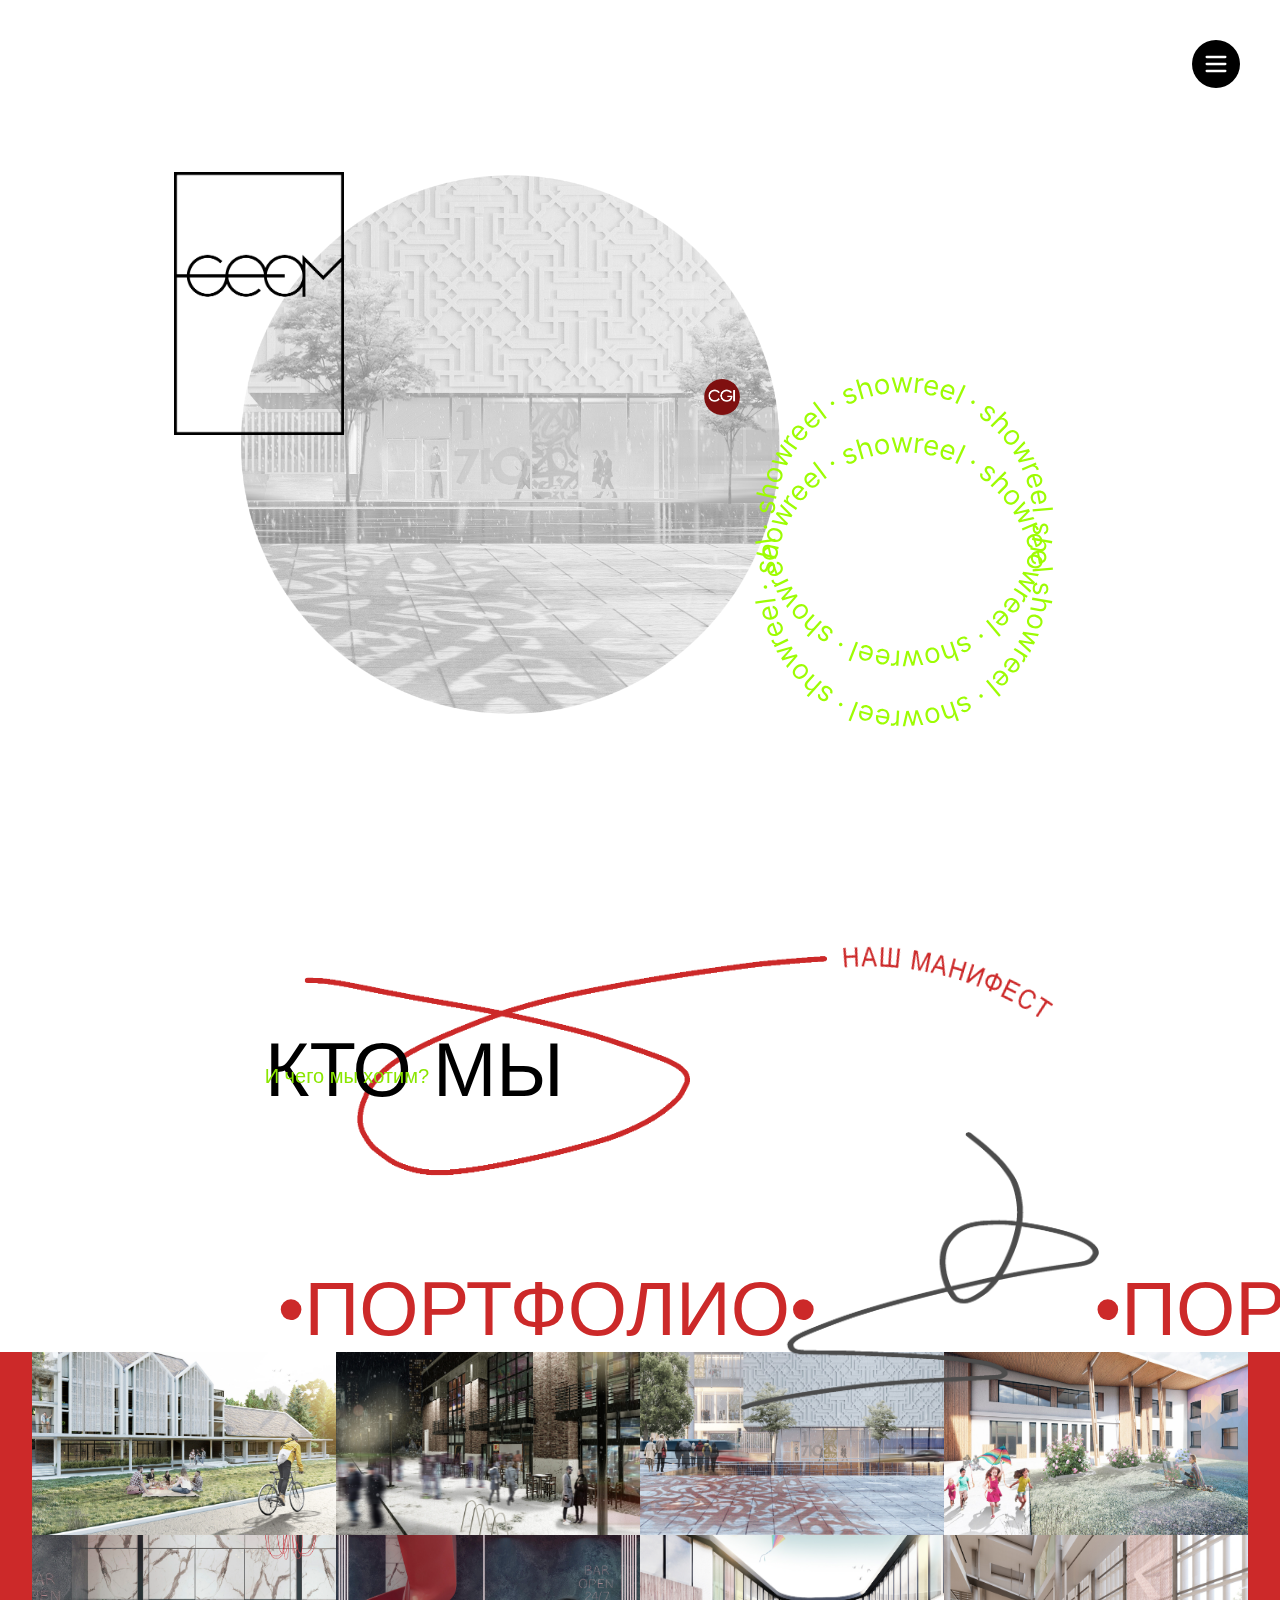
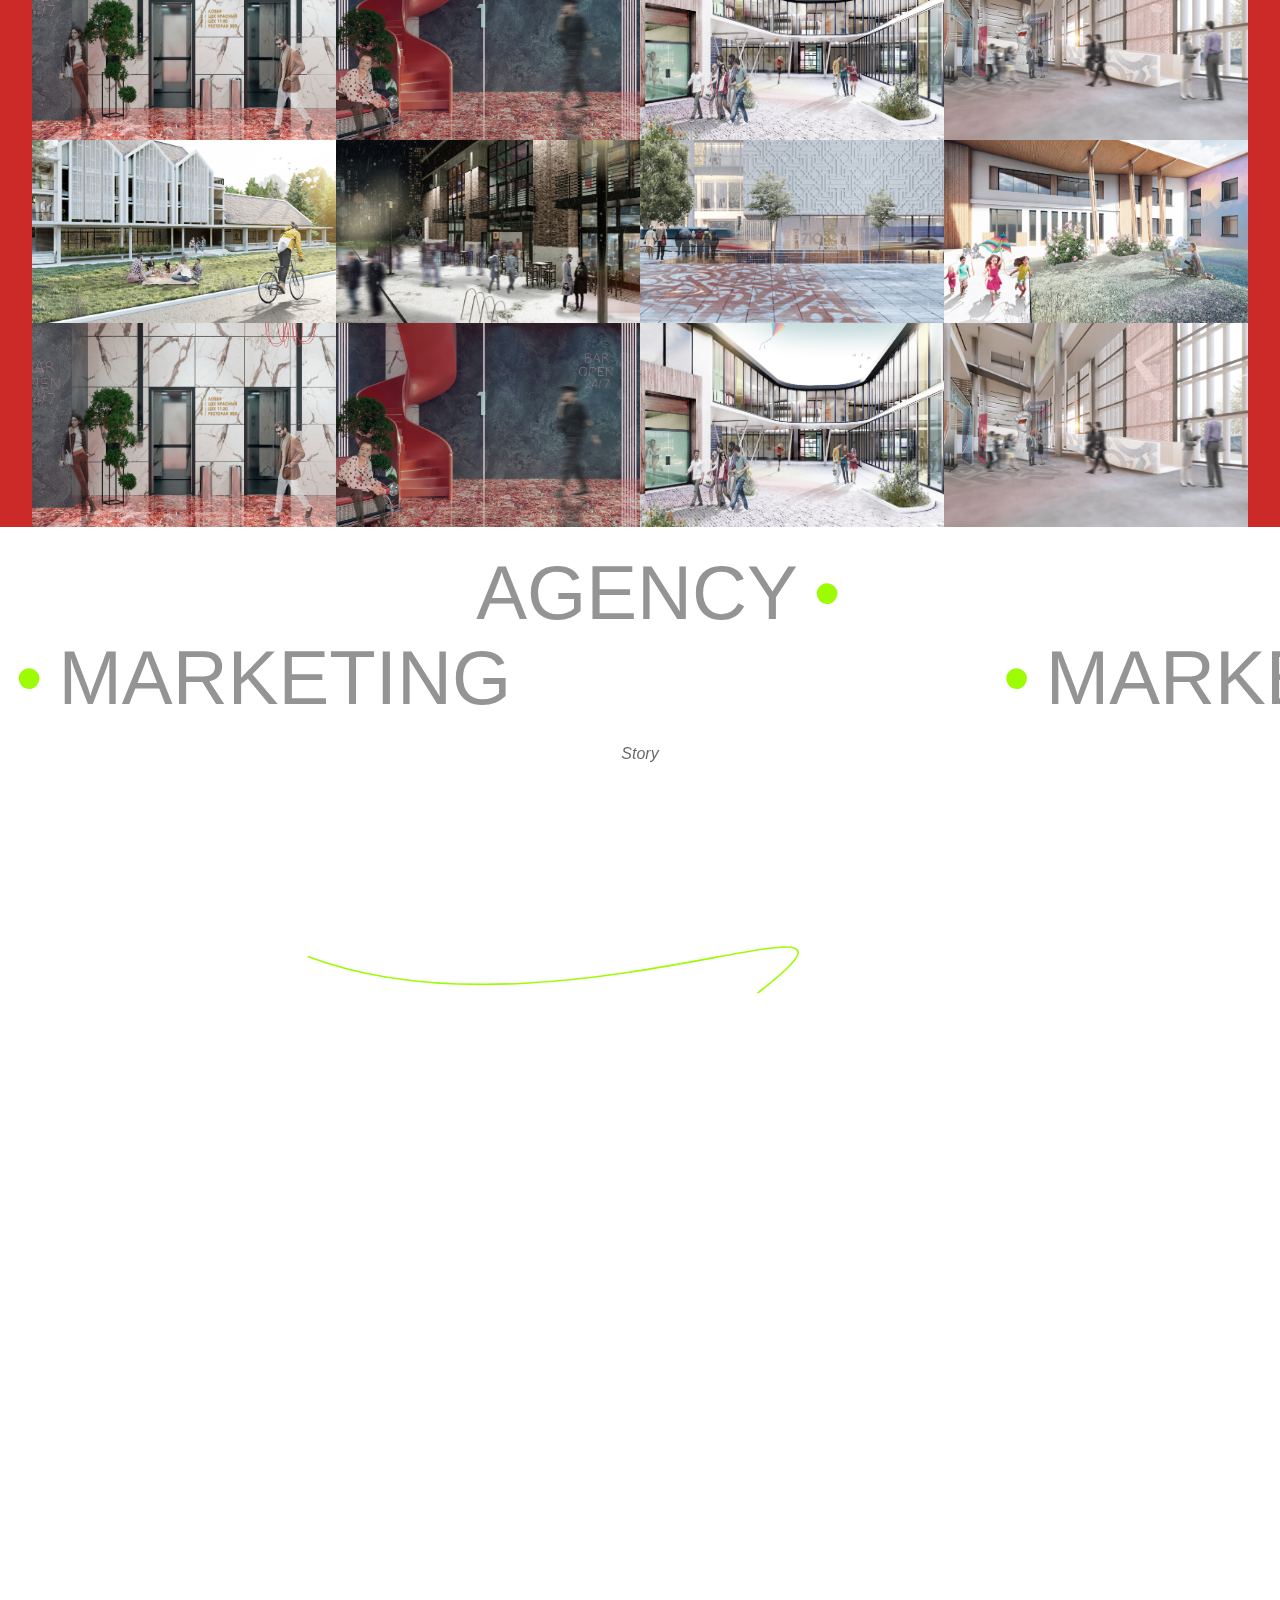
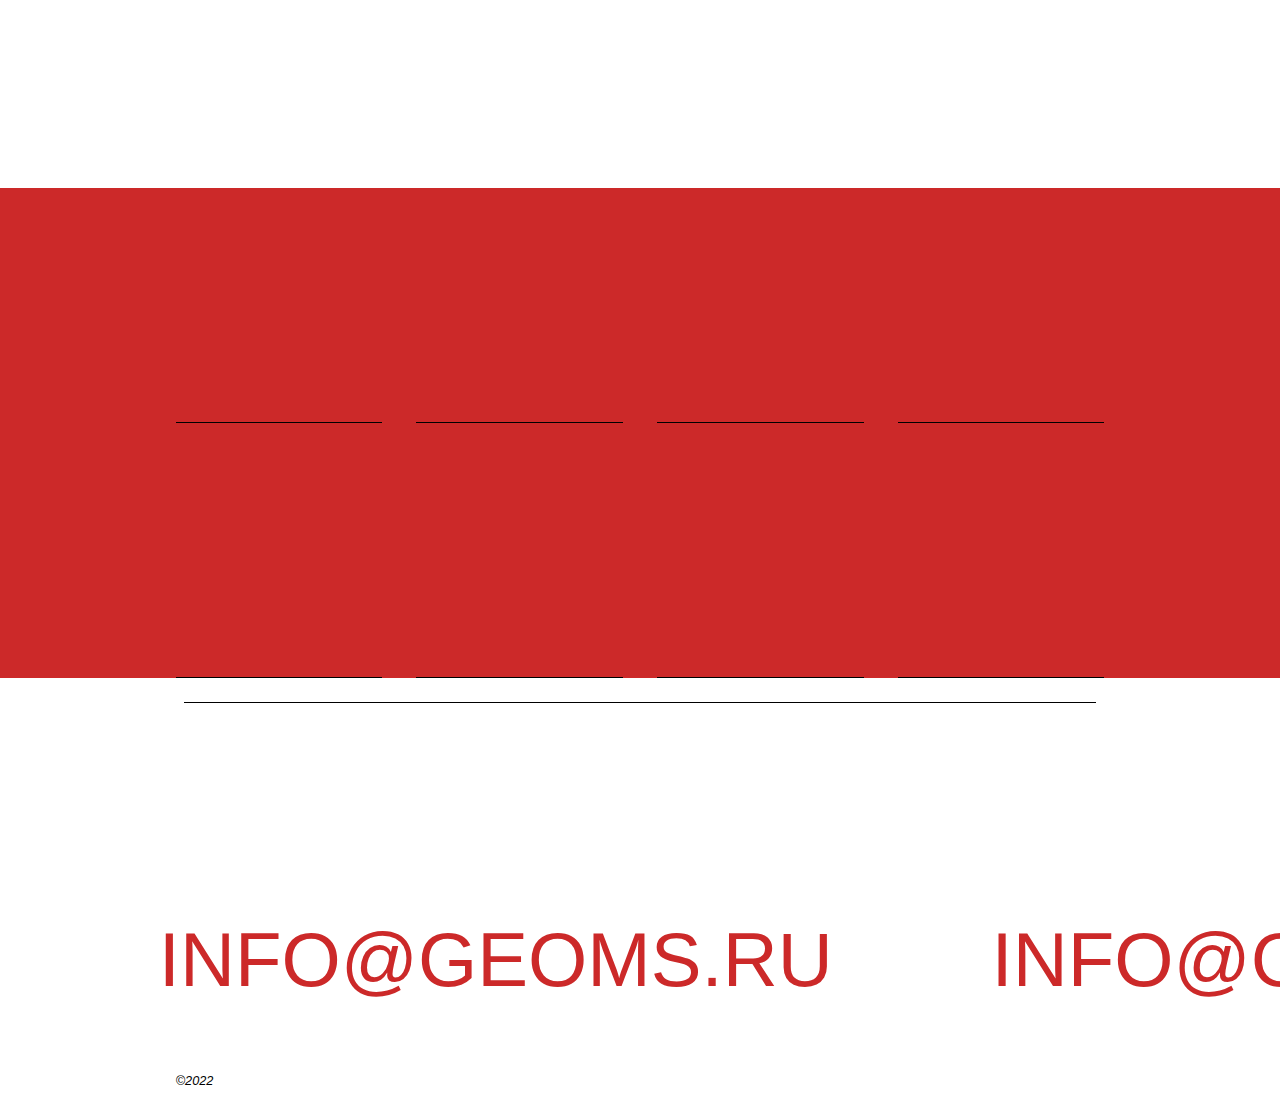
<file: general/index.html>
<!DOCTYPE html>
<html lang="ru" id="html">
<head>
  <meta charset="UTF-8">
  <meta name="viewport"
        content="width=device-width, user-scalable=no, initial-scale=1.0, maximum-scale=1.0, minimum-scale=1.0">
  <meta http-equiv="X-UA-Compatible" content="ie=edge">
  <link rel="stylesheet" href="css/style.css">
  <title>GM</title>
</head>
<body>
  <main id="main" class="main_opacity">
    <!-- Welcome -->
    <section class="welcome" id="welcome">
      <div class="resize">
        <img class="welcome__img-circle" src="./assets/block-1_circle.png" alt="circle">
        <div class="welcome__text-wrapper">
          <p class="text-fades" style="opacity: 0;">
            COMPUTER- GENERATED IMAGERY
          </p>
          <img class="welcome__img-square" id="welcome-square" src="./assets/block-1_square.png" alt="square">
          <img class="welcome__img-circle-2" src="./assets/block-1_circle-2.svg" alt="circle-2">
          <img class="welcome__img-circle-3" src="./assets/block-1_circle-2.svg" alt="circle-2">
        </div>
        <img class="welcome__img-float" id="welcome-float" src="./assets/block-1_float.png" alt="float">
      </div>
    </section>

    <!-- About -->
    <section class="about" id="about">
      <div class="resize">
        <div class="about__text-wrapper">
          <img class="about__img-line" src="./assets/block-2_line.png" alt="line">
          <img class="about__img-manifest" style="transform: rotate(15deg);" src="./assets/block-2_manifest.png" alt="manifest">
          <p class="about__who" id="about__who">
            Кто&nbsp;мы<br />
          </p>
          <div class="what-we-want">
            <span id="what-we-want">И чего мы хотим?</span>
          </div>
          <p class="about__about-us text-fades" style="opacity: 0;">
            "Визуальная составляющая должна быть во
            <br>главе угла, образы медленнее выветриваются из
            <br>головы и лучше доносят смысл. И в век
            <br>пресыщения информацией, мы любим получать
            <br>ее быстро, доходчиво и красочно".
          </p>
          <img class="about__img-line-2" src="./assets/block-2_line-2.png" alt="line">
        </div>
      </div>
    </section>

    <!-- Portfolio Marquee  -->
    <section class="marquee portfolio-marquee">
      <div class="inner">
        <p>•ПОРТФОЛИО•</p>
        <p>•ПОРТФОЛИО•</p>
        <p>•ПОРТФОЛИО•</p>
        <p>•ПОРТФОЛИО•</p>
        <p>•ПОРТФОЛИО•</p>
      </div>
      <div class="inner">
        <p>•ПОРТФОЛИО•</p>
        <p>•ПОРТФОЛИО•</p>
        <p>•ПОРТФОЛИО•</p>
        <p>•ПОРТФОЛИО•</p>
        <p>•ПОРТФОЛИО•</p>
      </div>
    </section>

    <!-- Gallery -->
    <section class="gallery" id="gallery">
      <div class="resize">
        <div class="gallery__photos">
          <img src="./assets/block-3_image-1.jpg" alt="">
          <img src="./assets/block-3_image-2.jpg" alt="">
          <img src="./assets/block-3_image-3.jpg" alt="">
          <img src="./assets/block-3_image-4.jpg" alt="">
          <img src="./assets/block-3_image-5.jpg" alt="">
          <img src="./assets/block-3_image-6.jpg" alt="">
          <img src="./assets/block-3_image-7.jpg" alt="">
          <img src="./assets/block-3_image-8.jpg" alt="">
        </div>
        <div class="gallery__photos">
          <img src="./assets/block-3_image-1.jpg" alt="">
          <img src="./assets/block-3_image-2.jpg" alt="">
          <img src="./assets/block-3_image-3.jpg" alt="">
          <img src="./assets/block-3_image-4.jpg" alt="">
          <img src="./assets/block-3_image-5.jpg" alt="">
          <img src="./assets/block-3_image-6.jpg" alt="">
          <img src="./assets/block-3_image-7.jpg" alt="">
          <img src="./assets/block-3_image-8.jpg" alt="">
        </div>
      </div>
    </section>

    <!-- Marquee -->
    <section class="contact-marquee">
      <div class="marquee contact-marquee-1">
        <div class="inner">
          <div>
            AGENCY
            <div class="green-sphere">•</div>
          </div>
          <div>
            AGENCY
            <div class="green-sphere">•</div>
          </div>
          <div>
            AGENCY
            <div class="green-sphere">•</div>
          </div>
          <div>
            AGENCY
            <div class="green-sphere">•</div>
          </div>
        </div>
        <div class="inner">
          <div>
            AGENCY
            <div class="green-sphere">•</div>
          </div>
          <div>
            AGENCY
            <div class="green-sphere">•</div>
          </div>
          <div>
            AGENCY
            <div class="green-sphere">•</div>
          </div>
          <div>
            AGENCY
            <div class="green-sphere">•</div>
          </div>
        </div>
      </div>
      <div class="marquee contact-marquee-2">
        <div class="inner">
          <div>
            <div class="green-sphere">•</div>
            MARKETING
          </div>
          <div>
            <div class="green-sphere">•</div>
            MARKETING
          </div>
          <div>
            <div class="green-sphere">•</div>
            MARKETING
          </div>
          <div>
            <div class="green-sphere">•</div>
            MARKETING
          </div>
        </div>
        <div class="inner">
          <div>
            <div class="green-sphere">•</div>
            MARKETING
          </div>
          <div>
            <div class="green-sphere">•</div>
            MARKETING
          </div>
          <div>
            <div class="green-sphere">•</div>
            MARKETING
          </div>
          <div>
            <div class="green-sphere">•</div>
            MARKETING
          </div>
        </div>
      </div>
    </section>

    <!-- Story -->
    <section class="story">
      <div class="resize">
        <em>Story</em>
        <p class="text-fades store-text" style="opacity: 0;">
          <em>MORE</em>
          THAN 50 SUCCESSFULLY COMPLETED
          <em>PROJECTS</em>.
          10&nbsp;000 HOURS&nbsp;OF <em>WORKING</em> TIME
        </p>
        <img src="./assets/block-4_line.svg" alt="line">
      </div>
    </section>

    <!-- Free Space -->
    <section class="free-space"></section>

    <!-- Why -->
    <section class="why" id="why">
      <div class="resize">
        <div class="why__wrapper">
          <div class="why__text-wrapper">
            <img class="text-fades" style="opacity: 0;" src="./assets/block-6.png" alt="line">
            <p class="text-fades" style="opacity: 0;">Почему мы?</p>
          </div>
          <div class="why__content">
            <div class="content__item">
              <em class="text-fades" style="opacity: 0;">December 2020</em>
              <p class="text-fades" style="opacity: 0;">Partner</p>
              <span class="text-fades" style="opacity: 0;">
                Lorem ipsum dolor sit amet, consectetur adipiscing elit.
                Convallis sed aliquet ut viverra integer vitae id.
                Nisl volutpat malesuada tellus sapien nisl fringilla.
              </span>
            </div>
            <div class="content__item">
              <em class="text-fades" style="opacity: 0;">December 2020</em>
              <p class="text-fades" style="opacity: 0;">Partner</p>
              <span class="text-fades" style="opacity: 0;">
                Lorem ipsum dolor sit amet, consectetur adipiscing elit.
                Convallis sed aliquet ut viverra integer vitae id.
                Nisl volutpat malesuada tellus sapien nisl fringilla.
              </span>
            </div>
            <div class="content__item">
              <em class="text-fades" style="opacity: 0;">December 2020</em>
              <p class="text-fades" style="opacity: 0;">Partner</p>
              <span class="text-fades" style="opacity: 0;">
                Lorem ipsum dolor sit amet, consectetur adipiscing elit.
                Convallis sed aliquet ut viverra integer vitae id.
                Nisl volutpat malesuada tellus sapien nisl fringilla.
              </span>
            </div>
            <div class="content__item">
              <em class="text-fades" style="opacity: 0;">December 2020</em>
              <p class="text-fades" style="opacity: 0;">Partner</p>
              <span class="text-fades" style="opacity: 0;">
                Lorem ipsum dolor sit amet, consectetur adipiscing elit.
                Convallis sed aliquet ut viverra integer vitae id.
                Nisl volutpat malesuada tellus sapien nisl fringilla.
              </span>
            </div>
          </div>
        </div>
      </div>
    </section>

    <!-- Footer -->
    <section class="footer" id="footer">
      <div class="resize">
        <div class="footer__text-wrapper">
          <div class="footer__divider"></div>
          <p class="text-fades" style="opacity: 0;">Будем рады сотрудничеству и&nbsp;новым&nbsp;друзьям<em>!</em></p>
        </div>

        <!-- Have a bug -->
        <!-- <img id="footer-float" class="footer__float" src="./assets/block-7_float.png" alt="" /> -->
      </div>

      <section class="marquee email-marquee">
        <div class="inner">
          <p>INFO@GEOMS.RU</p>
          <p>INFO@GEOMS.RU</p>
          <p>INFO@GEOMS.RU</p>
          <p>INFO@GEOMS.RU</p>
          <p>INFO@GEOMS.RU</p>
        </div>
        <div class="inner">
          <p>INFO@GEOMS.RU</p>
          <p>INFO@GEOMS.RU</p>
          <p>INFO@GEOMS.RU</p>
          <p>INFO@GEOMS.RU</p>
          <p>INFO@GEOMS.RU</p>
        </div>
      </section>

      <section class="year">
        <div class="resize">
          <em>©2022</em>
        </div>
      </section>
    </section>


    <!-- Float button -->
    <button class="float_button" id="float_button">
      <svg xmlns="http://www.w3.org/2000/svg" fill="none" viewBox="0 0 24 24" stroke="#ffffff" stroke-width="2">
        <path stroke-linecap="round" stroke-linejoin="round" d="M4 6h16M4 12h16M4 18h16" />
      </svg>
    </button>

    <!-- Side menu -->
    <div class="sidebar sidebar-hidden" id="sidebar">
      <div class="menu">
        <div class="links">
          <a href="#gallery">Works</a>
          <a href="#">Templates</a>
          <a href="#">Team</a>
          <a href="#why">About</a>
          <a href="#footer">Contact</a>
        </div>
        <div class="socials">
          <a href="https://twitter.com/">
            <svg width="30px" height="30px" viewBox="0 0 100 100" fill="none" xmlns="http://www.w3.org/2000/svg">
              <path fill-rule="evenodd" clip-rule="evenodd" d="M50 100c27.614 0 50-22.386 50-50S77.614 0 50 0 0 22.386 0 50s22.386 50 50 50Zm19.091-63.636c2.046-.227 4.09-.682 5.909-1.591-1.364 2.045-2.954 3.863-5.228 5v1.364c0 13.636-10.227 29.09-29.09 29.09-5.909 0-11.137-1.59-15.682-4.545.909.227 1.59.227 2.5.227 4.773 0 9.318-1.59 12.727-4.318-4.545 0-8.181-2.955-9.545-7.046.455.227 1.137.227 1.818.227.907 0 1.814-.226 2.72-.453l.008-.002c-4.772-.909-8.182-5-8.182-10v-.227a8.196 8.196 0 0 0 4.546 1.364c-2.727-1.819-4.546-4.773-4.546-8.41 0-2.045.455-3.636 1.364-5.226 5.227 6.136 12.727 10.227 21.136 10.682-.227-.682-.227-1.364-.227-2.273A10.184 10.184 0 0 1 59.546 30c2.954 0 5.681 1.136 7.5 3.181 2.5-.454 4.545-1.362 6.59-2.5-.909 2.501-2.5 4.319-4.545 5.683Z" fill="#ffffff"></path></svg>
          </a>
          <a href="https://youtube.com/">
            <svg width="30px" height="30px" viewBox="0 0 100 100" fill="none" xmlns="http://www.w3.org/2000/svg">
              <path fill-rule="evenodd" clip-rule="evenodd" d="M50 100c27.614 0 50-22.386 50-50S77.614 0 50 0 0 22.386 0 50s22.386 50 50 50Zm17.9-67.374c3.838.346 6 2.695 6.474 6.438.332 2.612.626 6.352.626 10.375 0 7.064-.626 11.148-.626 11.148-.588 3.728-2.39 5.752-6.18 6.18-4.235.48-13.76.7-17.992.7-4.38 0-13.237-.184-17.66-.552-3.8-.317-6.394-2.44-6.916-6.218-.38-2.752-.626-6.022-.626-11.222 0-5.788.209-8.238.7-10.853.699-3.732 2.48-5.54 6.548-5.96C36.516 32.221 40.55 32 49.577 32c4.413 0 13.927.228 18.322.626Zm-23.216 9.761v14.374L58.37 49.5l-13.686-7.114Z" fill="#ffffff"></path></svg>
          </a>
          <a href="https://ru.linkedin.com/">
            <svg width="30px" height="30px" viewBox="0 0 100 100" fill="none" xmlns="http://www.w3.org/2000/svg">
              <path fill-rule="evenodd" clip-rule="evenodd" d="M50 100c27.614 0 50-22.386 50-50S77.614 0 50 0 0 22.386 0 50s22.386 50 50 50Zm22.86-30V54.524c0-8.29-4.426-12.148-10.332-12.148-4.766 0-6.895 2.623-8.088 4.46v-3.825h-8.974c.12 2.533 0 26.989 0 26.989h8.976V54.927c0-.807.06-1.61.297-2.187.65-1.614 2.125-3.282 4.604-3.282 3.247 0 4.545 2.475 4.545 6.102V70h8.973ZM54.44 46.836v.087h-.059l.03-.044.03-.043ZM31 34.663C31 32.013 33.008 30 36.078 30c3.072 0 4.959 2.014 5.017 4.663 0 2.59-1.945 4.665-5.076 4.665h-.06c-3.009 0-4.959-2.075-4.959-4.665ZM40.505 70h-8.972V43.01h8.972V70Z" fill="#ffffff"></path></svg>
          </a>
        </div>
        <button class="float_button" id="sidebar-close">
          <svg xmlns="http://www.w3.org/2000/svg" fill="none" viewBox="0 0 24 24" stroke="#ffffff" stroke-width="1">
            <path stroke-linecap="round" stroke-linejoin="round" d="M6 18L18 6M6 6l12 12" />
          </svg>
        </button>
      </div>
    </div>

    <!-- Image Preview -->
    <div class="image-preview image-preview-hidden" id="image-preview">
      <div class="carousel-container">
        <div class="carousel" id="carousel">
          <div class="preview-item">
            <img src="./assets/block-3_image-1.jpg" alt="" class="preview-image">
          </div>
          <div class="preview-item">
            <img src="./assets/block-3_image-2.jpg" alt="" class="preview-image">
          </div>
          <div class="preview-item">
            <img src="./assets/block-3_image-3.jpg" alt="" class="preview-image">
          </div>
          <div class="preview-item">
            <img src="./assets/block-3_image-4.jpg" alt="" class="preview-image">
          </div>
          <div class="preview-item">
            <img src="./assets/block-3_image-5.jpg" alt="" class="preview-image">
          </div>
          <div class="preview-item">
            <img src="./assets/block-3_image-6.jpg" alt="" class="preview-image">
          </div>
          <div class="preview-item">
            <img src="./assets/block-3_image-7.jpg" alt="" class="preview-image">
          </div>
          <div class="preview-item">
            <img src="./assets/block-3_image-8.jpg" alt="" class="preview-image">
          </div>
          <div class="preview-item">
            <img src="./assets/block-3_image-1.jpg" alt="" class="preview-image">
          </div>
          <div class="preview-item">
            <img src="./assets/block-3_image-2.jpg" alt="" class="preview-image">
          </div>
          <div class="preview-item">
            <img src="./assets/block-3_image-3.jpg" alt="" class="preview-image">
          </div>
          <div class="preview-item">
            <img src="./assets/block-3_image-4.jpg" alt="" class="preview-image">
          </div>
          <div class="preview-item">
            <img src="./assets/block-3_image-5.jpg" alt="" class="preview-image">
          </div>
          <div class="preview-item">
            <img src="./assets/block-3_image-6.jpg" alt="" class="preview-image">
          </div>
          <div class="preview-item">
            <img src="./assets/block-3_image-7.jpg" alt="" class="preview-image">
          </div>
          <div class="preview-item">
            <img src="./assets/block-3_image-8.jpg" alt="" class="preview-image">
          </div>
        </div>
        <div class="carousel-prev-arrow" id="carousel-prev-arrow">
          <div class="left-arrow-wrapper">
            <svg xmlns="http://www.w3.org/2000/svg" fill="none" viewBox="0 0 24 24" stroke-width="1" stroke="currentColor">
              <path stroke-linecap="round" stroke-linejoin="round" d="M15.75 19.5L8.25 12l7.5-7.5" />
            </svg>
          </div>
        </div>
        <div class="carousel-next-arrow" id="carousel-next-arrow">
          <div class="right-arrow-wrapper">
            <svg xmlns="http://www.w3.org/2000/svg" fill="none" viewBox="0 0 24 24" stroke-width="1" stroke="currentColor">
              <path stroke-linecap="round" stroke-linejoin="round" d="M8.25 4.5l7.5 7.5-7.5 7.5" />
            </svg>
          </div>
        </div>
        <button class="preview-close" id="preview-close">
          <svg xmlns="http://www.w3.org/2000/svg" fill="none" viewBox="0 0 24 24" stroke="#ffffff" stroke-width="1">
            <path stroke-linecap="round" stroke-linejoin="round" d="M6 18L18 6M6 6l12 12" />
          </svg>
        </button>
      </div>
    </div>
  </main>

  <!-- Scripts -->
  <script defer src="./js/main.js"></script>
</body>
</html>
</file>
<file: general/css/style.css>
:root {
    --color-white: #ffffff;
    --color-black: #000000;
    --color-red: #cc2929;
    --color-sidebar-background: #00000010;
    --color-green: #9dfc03;
    --font-family: 'Arial', Arial, sans-serif;
}

/* <!-- Animations --> */
@keyframes rotate {
    from { transform: rotate(0deg) }
    to { transform: rotate(360deg) }
}

@keyframes invisible {
    0% { opacity: 1 }
    50% { opacity: 0.1 }
    100% { opacity: 1 }
}

@keyframes scroll {
    0% { transform: translateX(0%) }
    100% { transform: translateX(-100%) }
}

* {
    margin: 0;
    padding: 0;
    border: none;
    outline: none;
    box-sizing: border-box;
    font-family: var(--font-family);
}

html {
    font-size: 0.62vw;
}

html,
body {
    width: 100%;
    height: 100%;
    min-height: 100vh;
    position: relative;
}

a {
    color: inherit;
    text-decoration: none;
}

img {
    user-select: none;
}

main {
    height: 100%;
}

.main_opacity {
    opacity: 0;
    transition: opacity ease-in-out 3s;
}

.main_opacity_visible {
    opacity: 1;
}

.text-fades {
    transform: translateX(150px);
    transition: 1200ms;
}

section {
    max-height: 1080px;
}

section .resize {
    height: 100%;
    width: 100%;
    max-width: 1600px;
    margin: 0 auto;
    display: flex;
    justify-content: center;
    align-items: center;
    position: relative;
    flex-direction: column;
}

/* <!-- Welcome --> */
.welcome {
    height: 100%;
    overflow: hidden;
}

.welcome__text-wrapper {
    user-select: none;
    max-width: min(74.5rem, 745px);
    position: relative;
    width: 100%;
}

.welcome__text-wrapper p {
    max-width: min(74.5rem, 745px);
    width: 100%;
    font-size: min(max(13.5rem, 70px), 135px);
    color: var(--color-red);
    background-position: center center;
    z-index: 12;
    line-height: 1;
    position: relative;
    margin-bottom: 9.5rem;
}

.welcome__img-circle,
.welcome__img-circle-2,
.welcome__img-circle-3,
.welcome__img-square,
.welcome__img-float {
    position: absolute;
}

.welcome__img-circle {
    top: calc(50% - min(72.5rem, 725px) / 2);
    left: calc(40% - min(72.5rem, 725px) / 2);
    z-index: 11;
    width: min(72.5rem, 725px);
    animation: rotate 10s infinite linear, invisible 10s infinite linear;
}
.welcome__img-circle-2,
.welcome__img-circle-3 {
    z-index: 13;
    width: min(37.6rem, 376px);
    right: -20%;
    bottom: -5%;
    animation: rotate 20s infinite linear;
}

.welcome__img-circle-2 {
    bottom: -20%;
}

.welcome__img-square {
    z-index: 13;
    width: min(21.5rem, 215px);
    top: -20%;
    left: max(-21.5rem, -215px);
}

.welcome__img-float {
    width: min(4.5rem, 45px);
    top: calc(45% - min(6.5rem, 65px) / 2);
    left: 55%;
    z-index: 13;
}

/* <!-- About --> */
.about {
    max-height: min(44.5rem, 445px);
    height: 100%;
    position: relative;
    z-index: 100;
}

.about__text-wrapper {
    position: relative;
    display: flex;
    margin: 0 auto;
    transform: translate(5%, 0);
    max-width: min(105rem, 1050px);
    width: 100%;
}

.about__img-line,
.about__img-line-2,
.about__img-manifest {
    position: absolute;
}

.about__img-line {
    max-width: min(88.8rem, 888px);
    top: max(-23rem, -230px);
    left: max(-10rem, -100px);
}

.about__img-line-2 {
    max-width: min(49.9rem, 499px);
    left: 55%;
    top: min(11.5rem, 115px);
    filter: grayscale(1);
    animation: rotate 30s infinite linear;
}

.about__img-manifest {
    max-width: min(48.2rem, 482px);
    top: max(-12.5rem, -125px);
    left: min(60rem, 600px);
}

.about__who {
    display: flex;
    flex-direction: column;
    font-size: min(max(9.6rem, 30px), 96px);
    flex: 1;
    position: relative;
    text-transform: uppercase;
}

.what-we-want {
    position: absolute;
    top: min(5rem, 50px);
    width: min(56rem, 560px);
    height: min(3.1rem, 31px);
    transform-origin: top right;
    color: #8ae600;
    font-size: min(max(20rem, 15px), 20px);
    will-change: transform;
}

.what-we-want > span {
    display: table-cell;
    vertical-align: middle;
    width: 100%;
}

.about__about-us {
    text-transform: uppercase;
    text-align: right;
    line-height: 1.6;
    font-size: min(max(1.6rem, 11px), 16px);
    position: relative;
}

/* <!-- Gallery --> */
.gallery {
    background-color: var(--color-red);
}

#gallery .resize {
    position: static;
}

.gallery__photos {
    display: flex;
    margin: 0 auto;
    height: auto;
    width: 100%;
    flex-wrap: wrap;
    max-height: min(56.5rem, 565px);
    padding: 0 min(4rem, 40px);
}

.gallery__photos img {
    width: calc(100% / 4);
    transition: 150ms;
}

.gallery__photos img:hover {
    cursor: zoom-in;
    position: relative;
    transform: scale(1.04);
    -ms-transform: scale(1.04);
    box-shadow: 0 2px 20px 2px rgb(0 0 0 / 45%)
}

.contact-marquee {
    max-height: min(25.5rem, 255px);
    display: flex;
    flex-direction: column;
    justify-content: space-between;
    margin: min(3rem, 30px) 0;
}

.green-sphere {
    color: #9dfc03;
    margin: 0 min(2rem, 20px);
}

/* <!-- Story  --> */
.story {
    height: 100%;
    max-height: min(61.5rem, 615px);
    padding-bottom: min(11rem, 110px);
}

.story > * > em {
    font-size: 16px;
    opacity: 0.6;
}

.story img {
    position: absolute;
    bottom: min(19rem, 190px);
    left: calc((50% - min(62rem, 620px) / 2) - min(11rem, 110px));
    max-width: min(62rem, 620px);
}

.story p {
    font-size: min(max(9.6rem, 30px), 96px);
    max-width: min(119.3rem, 1190px);
    margin: 0 auto;
    line-height: 1;
    text-align: center;
}

/* <!-- Free Space --> */
.free-space {
    height: 100%;
    max-height: min(70rem, 700px);
    background-image: url('../assets/block-5_background.jpg');
    background-position: center center;
    background-size: cover;
    background-repeat: no-repeat;
    background-attachment: fixed;
    border-color: transparent;
    border-style: solid;
    filter: grayscale(100%);
}


/* <!-- Why --> */
.why {
    position: relative;
    height: 100%;
    max-height: min(61.8rem, 618px);
    background-color: var(--color-red);
    padding-top: min(6.5rem, 65px);
}

.why img {
    position: absolute;
    top: max(-6rem, -60px);
    left: 0;
    max-width: min(97.3rem, 973px);
}

.why__wrapper {
    max-width: min(117rem, 1170px);
    height: 100%;
    width: 100%;
}

.why__text-wrapper {
    position: relative;
    margin: 0 auto;
    font-size: min(9.6rem, 96px);
    text-transform: uppercase;
}

.why__text-wrapper > p {
    position: relative;
    z-index: 2;
    margin-left: min(4.5rem, 45px);
}

.why__content {
    height: calc(100% - min(11rem, 110px));
    padding-top: min(12rem, 120px);
    display: flex;
    justify-content: space-between;
}

.content__item {
    position: relative;
    max-width: min(26rem, 260px);
    width: 100%;
    height: 100%;
    display: flex;
    flex-direction: column;
    border-top: 1px solid #000;
    border-bottom: 1px solid #000;
}

.content__item > em {
    font-size: 16px;
    opacity: 0.6;
    margin: min(3rem, 30px) 0 5px;
}

.content__item > p {
    font-size: min(2.4rem, 24px);
}

.content__item > span {
    font-size: min(1.8rem, 18px);
    line-height: 1.6;
    margin: auto 0 min(2rem, 20px);
}


/* <!-- Footer -->  */
.footer {
    padding-top: 3rem;
    overflow: hidden;
}

.footer__text-wrapper {
    max-width: min(116rem, 1160px);
    width: 100%;
    margin: 0 auto;
    display: flex;
    flex-direction: column;
}

.footer__divider {
    height: 1px;
    width: calc(100% - min(1rem, 10px));
    margin: 0 auto min(1rem, 10px);
    background: var(--color-black);
}

.footer__text-wrapper > p {
    width: 100%;
    max-width: min(102.5rem, 1025px);
    text-transform: uppercase;
    font-size: min(6.6rem, 66px);
    line-height: 1;
}

.footer__float {
    position: absolute;
    top: 50%;
    left: 55%;
    width: min(28.7rem, 287px);
    z-index: 13;
}

.year {
    padding-bottom: min(1.5rem, 15px);
}

.year > div > em {
    font-size: min(1.6rem, 16px);
    width: 100%;
    max-width: min(117rem, 1170px);
}

/* <!-- Default Marquee --> */
.marquee {
    height: 100%;
    width: 100%;
    display: flex;
    overflow: hidden;
}

.marquee .inner {
    flex: 0 0 auto;
    min-width: 100%;
    display: flex;
    align-items: center;
    animation-name: scroll;
    animation-delay: 0s;
    animation-duration: 30s;
    animation-direction: normal;
    animation-timing-function: linear;
    animation-iteration-count: infinite;
}

.marquee .inner > * {
    white-space: nowrap;
}

/* <!-- Marquees --> */

.portfolio-marquee {
    max-height: min(11rem, 110px);
    margin-top: min(1.5rem, 15px);
}

.email-marquee {
    max-height: min(24.5rem, 245px);
    margin: min(6rem, 60px) 0 min(9rem, 90px);
}

.contact-marquee-1,
.contact-marquee-2 {
    max-height: min(10.7rem, 107px);
}

.email-marquee .inner,
.contact-marquee-1 .inner,
.contact-marquee-2 .inner,
.portfolio-marquee .inner {
    font-size: min(max(9.6rem, 70px), 135px);
    animation-duration: 60s;
    animation-direction: reverse;
}

.contact-marquee-2 .inner {
    animation-direction: normal;
}

.contact-marquee-1 .inner,
.contact-marquee-2 .inner {
    color: #949494;
}

.email-marquee .inner,
.portfolio-marquee .inner {
    color: var(--color-red);
}

.portfolio-marquee .inner > * {
    margin-left: min(35rem, 350px);
}

.email-marquee .inner > * {
    margin-left: min(20rem, 200px);
}

.contact-marquee-1 .inner > *,
.contact-marquee-2 .inner > * {
    display: flex;
}

.contact-marquee-1 .inner > * {
    margin-left: min(60rem, 600px);
}

.contact-marquee-2 .inner > * {
    margin-right: min(60rem, 600px);
}

/* <!-- Float Button --> */
.float_button {
    top: 40px;
    right: 40px;
    width: 48px;
    height: 48px;
    z-index: 999;
    padding: 10px;
    display: flex;
    cursor: pointer;
    border-radius: 50%;
    position: fixed;
    flex-direction: column;
    justify-content: space-between;
    background-color: var(--color-black);
}

/* <!-- Side Menu --> */
.sidebar {
    top: 0;
    right: 0;
    bottom: 0;
    left: auto;
    width: 100vw;
    height: 100vh;
    display: flex;
    z-index: 100000;
    position: fixed;
    transition: 700ms;
    user-select: none;
    justify-content: flex-end;
}

.sidebar-hidden {
    right: -100vw;
}

.sidebar .menu {
    width: 375px;
    height: 100%;
    display: flex;
    position: relative;
    flex-direction: column;
    padding: 48px 40px 38px;
    justify-content: space-between;
    background-color: var(--color-black);
}

.sidebar .menu .links {
    display: flex;
    flex-direction: column;
}

.sidebar .menu .links a {
    font-size: 28px;
    font-weight: 400;
    width: fit-content;
    margin-bottom: 15px;
    color: var(--color-white);
}

.sidebar .menu .socials a {
    margin-right: 10px;
}

.sidebar .menu .float_button {
    top: 15px;
    padding: 0;
    right: 15px;
    width: 36px;
    height: 36px;
    position: absolute;
}

/* <!-- Image Preview --> */
.image-preview {
    z-index: 10000000;
    position: fixed;
    top: 0;
    left: 0;
    right: 0;
    bottom: 0;
    width: 100vw;
    height: 100vh;
    overflow: hidden;
    display: flex;
    background-color: var(--color-black);
    color: var(--color-white);
}

.image-preview-hidden {
    display: none;
}

.image-preview .carousel-container {
    position: absolute;
    top: 1.5rem;
    left: 1.5rem;
    right: 1.5rem;
    bottom: 1.5rem;
    overflow: hidden;
}

.image-preview .carousel-container .carousel {
    display: flex;
    align-items: center;
    position: absolute;
    top: 0;
    bottom: 0;
    transition-duration: 0.25s;
    transition-timing-function: cubic-bezier(0.29, 0.39, 0.2, 0.96);
    -webkit-backface-visibility: hidden;
    -webkit-transform-style: preserve-3d;
}

.image-preview .carousel-container .carousel .preview-item {
    height: 100%;
    width: 100vw;
    flex-shrink: 0;
    display: flex;
    align-items: center;
    flex-direction: column;
    justify-content: center;
}

.image-preview .carousel-container .carousel .preview-item .preview-image {
    max-height: calc(100vh - 3rem);
    display: block;
    max-width: 100%;
    object-fit: contain;
    margin: auto;
    overflow: auto;
    -webkit-backface-visibility: hidden;
}

.carousel-prev-arrow,
.carousel-next-arrow,
.preview-close {
    position: fixed;
    cursor: pointer;
    border: none;
    outline: none;
}

.carousel-prev-arrow,
.carousel-next-arrow {
    top: 5rem;
    bottom: 5rem;
    width: 15%;
}

.carousel-prev-arrow {
    left: 0;
    right: auto;
}

.carousel-next-arrow {
    right: 0;
    left: auto;
}

.preview-close {
    border-radius: 50%;
    height: 4rem;
    width: 4rem;
    top: 1rem;
    right: 1rem;
    padding: 2px;
    background: rgba(1, 1, 1, 0.3);
}

.left-arrow-wrapper,
.right-arrow-wrapper {
    position: absolute;
    transform: translateY(-50%);
    top: 50%;
    width: 4rem;
    height: 4rem;
    background: rgba(1, 1, 1, 0.3);
    border-radius: 50%;
    padding: 2px;
}

.left-arrow-wrapper {
    left: 1rem;
    right: auto;
}

.right-arrow-wrapper {
    right: 1rem;
    left: auto;

}

/* <!-- Globals --> */
.scroll-lock {
    height: 100vh;
    width: 100vw;
    overflow: hidden;
}

@media (max-width: 960px) {
    .free-space {
        display: none;
    }

    .sidebar .menu {
        width: 100vw;
    }
}
</file>
